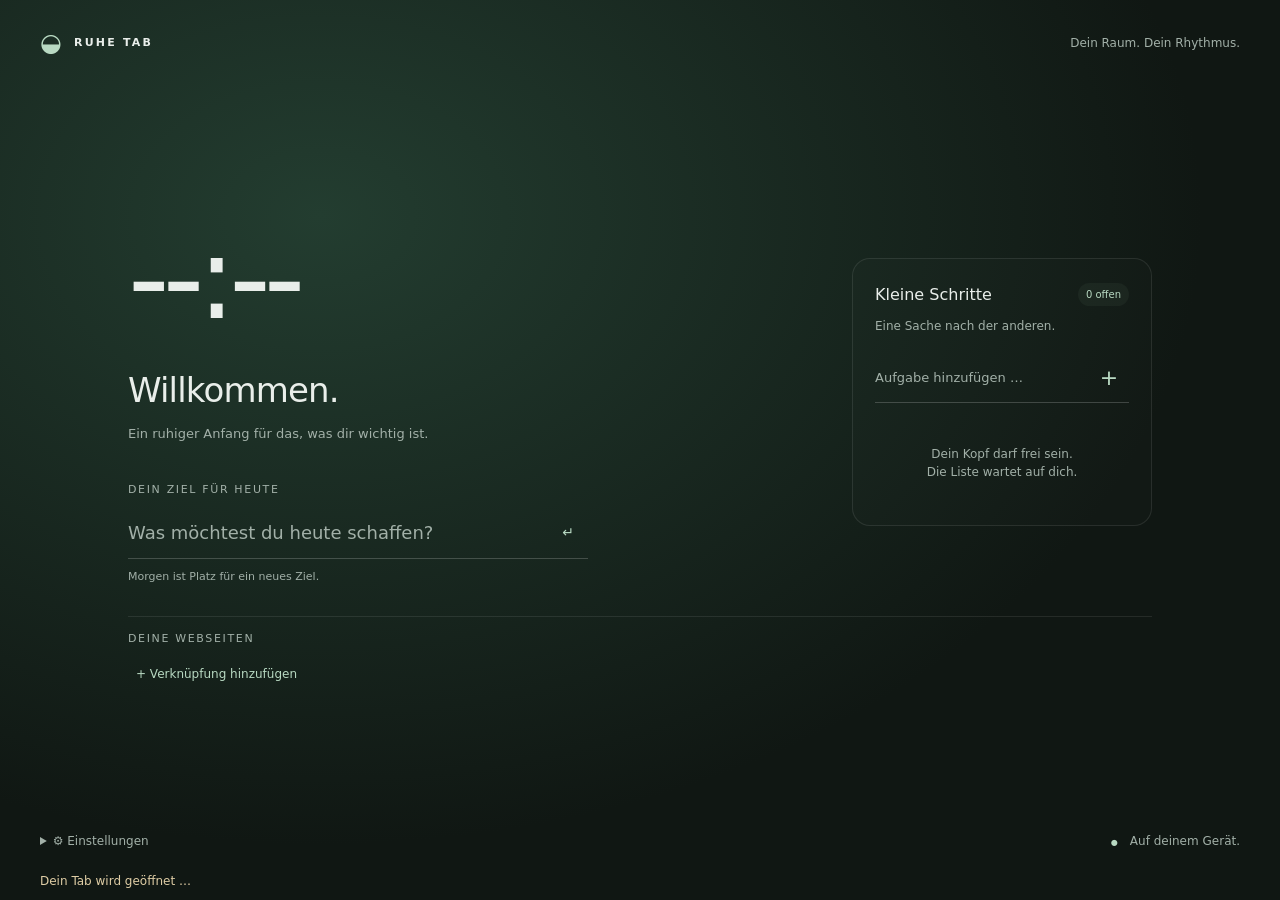
<file: ruhe-tab-firefox/index.html>
<!doctype html>
<html lang="de">
<head>
  <meta charset="utf-8">
  <meta name="viewport" content="width=device-width, initial-scale=1">
  <meta name="color-scheme" content="dark">
  <title>Ruhe Tab</title>
  <link rel="stylesheet" href="style.css">
  <script type="module" src="app.mjs"></script>
</head>
<body>
  <header><span class="brand"><span aria-hidden="true">◒</span> RUHE TAB</span><span class="quiet">Dein Raum. Dein Rhythmus.</span></header>
  <main id="content" inert>
    <section class="today" aria-label="Dein Tag">
      <p id="date" class="eyebrow"></p>
      <time id="clock" aria-label="Aktuelle Uhrzeit">--:--</time>
      <h1 id="greeting">Willkommen.</h1>
      <p class="muted">Ein ruhiger Anfang für das, was dir wichtig ist.</p>
      <section class="goal" aria-labelledby="goal-title">
        <h2 id="goal-title" class="eyebrow">DEIN ZIEL FÜR HEUTE</h2>
        <form id="goal-form" class="line">
          <label for="goal-input" class="sr-only">Tagesziel</label>
          <input id="goal-input" maxlength="160" placeholder="Was möchtest du heute schaffen?" autocomplete="off">
          <button type="submit" title="Tagesziel speichern" aria-label="Tagesziel speichern">↵</button>
        </form>
        <label id="goal-check-label" class="check" hidden><input id="goal-check" type="checkbox"><span>Für heute geschafft</span></label>
        <p class="hint">Morgen ist Platz für ein neues Ziel.</p>
      </section>
    </section>
    <aside class="tasks" aria-labelledby="tasks-title">
      <div class="heading"><h2 id="tasks-title">Kleine Schritte</h2><span id="task-count" class="badge">0 offen</span></div>
      <p class="muted">Eine Sache nach der anderen.</p>
      <form id="task-form" class="line">
        <label for="task-input" class="sr-only">Neue Aufgabe</label>
        <input id="task-input" maxlength="160" required placeholder="Aufgabe hinzufügen …" autocomplete="off">
        <button type="submit" aria-label="Aufgabe hinzufügen">+</button>
      </form>
      <ul id="task-list"></ul>
      <p id="task-empty" class="empty">Dein Kopf darf frei sein.<br>Die Liste wartet auf dich.</p>
      <p id="task-limit" class="hint" hidden>50 Aufgaben – lösche eine, um Platz zu schaffen.</p>
    </aside>
    <section class="websites" aria-labelledby="links-title">
      <div class="heading"><h2 id="links-title" class="eyebrow">DEINE WEBSEITEN</h2><button id="edit-links" type="button" aria-pressed="false" hidden>Bearbeiten</button></div>
      <ul id="link-list"></ul>
      <button id="add-link" type="button">+ Verknüpfung hinzufügen</button>
      <p id="link-limit" class="hint" hidden>Zwölf Verknüpfungen. Unter „Bearbeiten“ kannst du Platz schaffen.</p>
    </section>
  </main>
  <footer id="footer" inert>
    <details id="settings">
      <summary><span aria-hidden="true">⚙</span> Einstellungen</summary>
      <form id="name-form" class="settings-panel">
        <label for="name-input">Wie möchtest du begrüßt werden?</label>
        <div class="line"><input id="name-input" maxlength="40" placeholder="Dein Vorname" autocomplete="off"><button type="submit">Speichern</button></div>
        <p class="hint">Leer speichern entfernt deinen Namen.</p>
      </form>
    </details>
    <span class="privacy"><span aria-hidden="true">●</span> Auf deinem Gerät.</span>
  </footer>
  <p id="status" role="status" aria-live="polite">Dein Tab wird geöffnet …</p>
  <button id="retry" type="button" hidden>Erneut laden</button>
  <dialog id="link-dialog" aria-labelledby="dialog-title">
    <form id="link-form">
      <h2 id="dialog-title">Webseite verknüpfen</h2>
      <label for="link-name">Name</label><input id="link-name" maxlength="32" required placeholder="Zum Beispiel Wikipedia" autocomplete="off">
      <label for="link-url">Webadresse</label><input id="link-url" maxlength="2048" required placeholder="https://de.wikipedia.org" autocomplete="off" spellcheck="false" aria-describedby="link-help link-error">
      <p id="link-help" class="hint">Ohne https:// ergänzen wir es für dich.</p>
      <p id="link-error" role="alert"></p>
      <div class="actions"><button id="cancel-link" type="button">Abbrechen</button><button type="submit">Speichern</button></div>
    </form>
  </dialog>
  <noscript>Ruhe Tab benötigt JavaScript.</noscript>
</body>
</html>
</file>
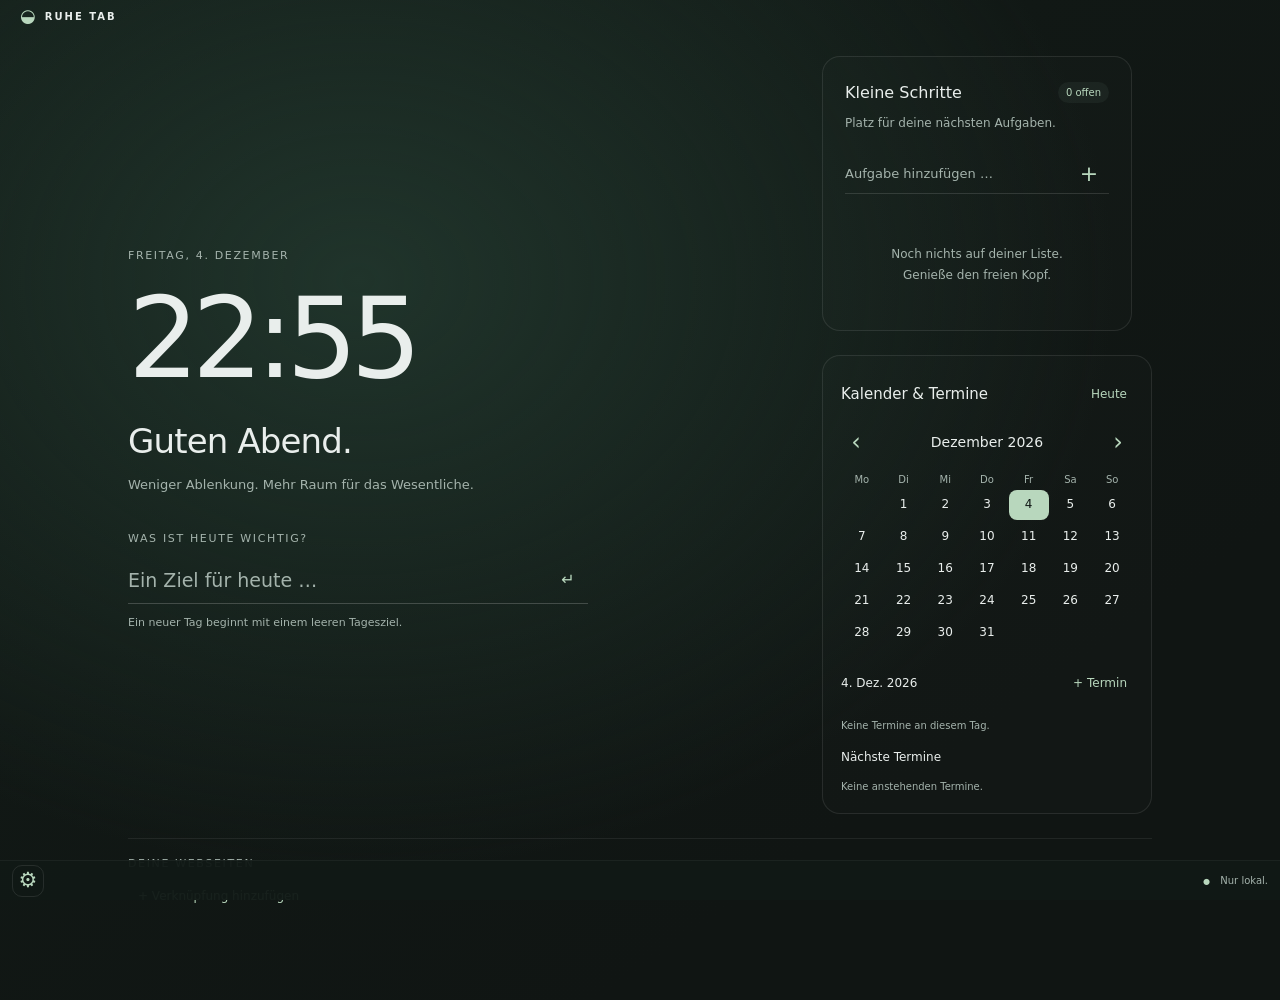
<file: ruhe-tab/newtab.html>
<!doctype html>
<html lang="de">
<head>
  <meta charset="utf-8">
  <meta name="viewport" content="width=device-width, initial-scale=1">
  <meta name="color-scheme" content="dark">
  <title>Ruhe Tab</title>
  <link rel="stylesheet" href="styles.css">
  <script src="newtab.js" defer></script>
  <script src="appearance.js" defer></script>
  <script src="widget-sizes.js" defer></script>
  <script src="widget-layout.js" defer></script>
  <script type="module" src="calendar.mjs"></script>
</head>
<body>
  <header class="topbar"><span class="brand"><span class="brand-mark" aria-hidden="true">◒</span> RUHE TAB</span></header>
  <main>
    <div id="widgets-empty" hidden><p>Alle Widgets sind ausgeblendet.</p><button id="show-widget-settings" type="button">Widgets hinzufügen</button></div>
    <section class="focus" aria-label="Dein Tag">
      <div class="clock-widget" role="group" aria-label="Uhr und Datum">
      <p id="date" class="eyebrow"></p>
      <time id="clock" class="clock" aria-label="Aktuelle Uhrzeit">--:--</time>
      </div>
      <div class="greeting-widget">
      <h1 id="greeting">Willkommen.</h1>
      <p class="subtitle">Weniger Ablenkung. Mehr Raum für das Wesentliche.</p>
      </div>
      <section class="goal-section" aria-labelledby="goal-title">
        <h2 id="goal-title" class="eyebrow">WAS IST HEUTE WICHTIG?</h2>
        <form id="goal-form" class="line-form">
          <label class="sr-only" for="goal-input">Dein Tagesziel</label>
          <input id="goal-input" maxlength="160" placeholder="Ein Ziel für heute …" autocomplete="off">
          <button type="submit" aria-label="Tagesziel speichern" title="Tagesziel speichern">↵</button>
        </form>
        <label id="goal-completion" class="completion" hidden><input id="goal-done" type="checkbox"><span>Für heute geschafft</span></label>
        <p class="hint">Ein neuer Tag beginnt mit einem leeren Tagesziel.</p>
      </section>
    </section>
    <aside class="tasks-panel" aria-labelledby="tasks-title">
      <div class="panel-heading"><h2 id="tasks-title">Kleine Schritte</h2><span id="task-count" class="count">0 offen</span></div>
      <p class="panel-description">Platz für deine nächsten Aufgaben.</p>
      <form id="task-form" class="task-form">
        <label class="sr-only" for="task-input">Neue Aufgabe</label>
        <input id="task-input" maxlength="160" placeholder="Aufgabe hinzufügen …" autocomplete="off" required>
        <button type="submit" aria-label="Aufgabe hinzufügen" title="Aufgabe hinzufügen">+</button>
      </form>
      <ul id="task-list" class="task-list"></ul>
      <p id="empty-tasks" class="empty-state">Noch nichts auf deiner Liste.<br>Genieße den freien Kopf.</p>
      <p id="task-limit" class="hint" hidden>Deine Liste ist voll (50 Aufgaben). Lösche zuerst eine Aufgabe.</p>
    </aside>
    <section class="calendar-widget" aria-labelledby="calendar-title">
      <div class="calendar-heading"><h2 id="calendar-title">Kalender &amp; Termine</h2><button id="calendar-today" type="button">Heute</button></div>
      <div class="calendar-navigation"><button id="calendar-previous" type="button" aria-label="Vorheriger Monat">‹</button><h3 id="calendar-month-title"></h3><button id="calendar-next" type="button" aria-label="Nächster Monat">›</button></div>
      <table class="calendar-month" aria-labelledby="calendar-month-title">
        <thead><tr><th scope="col" abbr="Montag">Mo</th><th scope="col" abbr="Dienstag">Di</th><th scope="col" abbr="Mittwoch">Mi</th><th scope="col" abbr="Donnerstag">Do</th><th scope="col" abbr="Freitag">Fr</th><th scope="col" abbr="Samstag">Sa</th><th scope="col" abbr="Sonntag">So</th></tr></thead>
        <tbody id="calendar-days"></tbody>
      </table>
      <div class="calendar-heading calendar-day-heading"><h3 id="calendar-selected-label"></h3><button id="calendar-add" type="button" aria-label="Termin hinzufügen">+ Termin</button></div>
      <ul id="calendar-day-events" class="calendar-events" aria-labelledby="calendar-selected-label"></ul>
      <p id="calendar-day-empty" class="hint">Keine Termine an diesem Tag.</p>
      <h3 class="calendar-next-title" id="calendar-upcoming-label">Nächste Termine</h3>
      <ul id="calendar-upcoming" class="calendar-events" aria-labelledby="calendar-upcoming-label"></ul>
      <p id="calendar-upcoming-empty" class="hint">Keine anstehenden Termine.</p>
      <p id="calendar-status" class="hint" role="status" aria-live="polite"></p>
    </section>
    <section class="shortcuts" aria-labelledby="shortcuts-title">
      <div class="shortcuts-heading">
        <h2 id="shortcuts-title" class="eyebrow">DEINE WEBSEITEN</h2>
        <button id="edit-shortcuts" type="button" aria-pressed="false" hidden>Bearbeiten</button>
      </div>
      <ul id="shortcut-list" class="shortcut-list"></ul>
      <button id="add-shortcut" class="add-shortcut" type="button">+ Verknüpfung hinzufügen</button>
      <p id="shortcut-limit" class="hint" hidden>12 Verknüpfungen gespeichert. Unter „Bearbeiten“ kannst du Platz schaffen.</p>
    </section>
  </main>
  <dialog id="shortcut-dialog" aria-labelledby="shortcut-dialog-title">
    <form id="shortcut-form">
      <h2 id="shortcut-dialog-title">Webseite verknüpfen</h2>
      <label for="shortcut-name">Name</label>
      <input id="shortcut-name" maxlength="32" placeholder="Zum Beispiel Wikipedia" required autocomplete="off">
      <label for="shortcut-url">Webadresse</label>
      <input id="shortcut-url" maxlength="2048" placeholder="https://de.wikipedia.org" required autocomplete="off" spellcheck="false" aria-describedby="shortcut-help shortcut-error">
      <p id="shortcut-help" class="hint">Ohne https:// ergänzen wir es automatisch. Die Adresse bleibt lokal gespeichert.</p>
      <p id="shortcut-error" role="alert"></p>
      <div class="dialog-actions"><button id="cancel-shortcut" type="button">Abbrechen</button><button type="submit">Speichern</button></div>
    </form>
  </dialog>
  <dialog id="appointment-dialog" aria-labelledby="appointment-dialog-title">
    <form id="appointment-form">
      <h2 id="appointment-dialog-title">Termin hinzufügen</h2>
      <label for="appointment-title">Titel</label><input id="appointment-title" maxlength="120" required autocomplete="off" autofocus>
      <label for="appointment-date">Datum</label><input id="appointment-date" type="date" min="0001-01-01" max="9999-12-31" required>
      <label for="appointment-time">Uhrzeit (optional)</label><input id="appointment-time" type="time">
      <p class="hint">Ohne Uhrzeit ist der Termin ganztägig. Speicherung nur in diesem Browserprofil.</p>
      <p id="appointment-error" role="alert"></p>
      <div class="dialog-actions"><button id="appointment-delete" type="button" hidden>Löschen</button><button id="appointment-cancel" type="button">Abbrechen</button><button id="appointment-save" type="submit">Speichern</button></div>
    </form>
  </dialog>
  <footer>
    <details id="personalization">
      <summary aria-label="Einstellungen" title="Einstellungen öffnen"><span class="settings-gear" aria-hidden="true">⚙&#xFE0E;</span></summary>
      <div class="settings-panel">
      <div class="appearance-heading panel-title"><h2>Einstellungen</h2><button id="close-appearance" type="button" aria-label="Anpassungsfeld schließen">×</button></div>
      <section class="widget-manager" aria-labelledby="widget-manager-title">
        <h3 id="widget-manager-title">Widgets hinzufügen oder ausblenden</h3>
        <p class="hint">Jeden Typ gibt es einmal. Inhalte und Einstellungen bleiben beim Ausblenden erhalten.</p>
        <div class="widget-switches">
          <label><input type="checkbox" id="visible-clock" checked><span>Uhr und Datum</span></label>
          <label><input type="checkbox" id="visible-greeting" checked><span>Begrüßung</span></label>
          <label><input type="checkbox" id="visible-goal" checked><span>Tagesziel</span></label>
          <label><input type="checkbox" id="visible-tasks" checked><span>Aufgabenliste</span></label>
          <label><input type="checkbox" id="visible-links" checked><span>Webseiten-Verknüpfungen</span></label>
          <label><input type="checkbox" id="visible-calendar" checked><span>Kalender und Termine</span></label>
        </div>
      </section>
      <section class="layout-settings" aria-labelledby="layout-title">
        <h3 id="layout-title">Anordnung</h3>
        <button id="edit-widget-layout" type="button" aria-pressed="false">Layout bearbeiten</button>
        <button id="reset-window-sizes" type="button">Standardfenstergrößen wiederherstellen</button>
        <button id="reset-widget-layout" type="button">Standardanordnung wiederherstellen</button>
        <p id="layout-help" class="hint">An der Griffleiste verschieben; an Rändern und Ecken die Fenstergröße ziehen. Schrift bleibt dabei gleich. Pfeiltasten: 10 Pixel, mit Umschalt: 1 Pixel. Escape verwirft einen laufenden Zug. Überlappungen sind möglich.</p>
        <p id="layout-status" class="hint" role="status" aria-live="polite"></p>
      </section>
      <section class="widget-settings" aria-labelledby="widget-size-title">
        <h3 id="widget-size-title">Schriftgröße</h3>
        <p class="hint">Schrift unabhängig von der Fenstergröße einstellen.</p>
        <div class="widget-size-control">
          <div class="size-label"><label for="size-tasks">Aufgabenliste</label><output id="size-tasks-value" for="size-tasks">100 %</output></div>
          <input id="size-tasks" type="range" min="75" max="150" step="5" value="100" aria-describedby="widget-size-help">
        </div>
        <div class="widget-size-control">
          <div class="size-label"><label for="size-greeting">Begrüßung</label><output id="size-greeting-value" for="size-greeting">100 %</output></div>
          <input id="size-greeting" type="range" min="75" max="150" step="5" value="100" aria-describedby="widget-size-help">
        </div>
        <div class="widget-size-control">
          <div class="size-label"><label for="size-clock">Uhr und Datum</label><output id="size-clock-value" for="size-clock">100 %</output></div>
          <input id="size-clock" type="range" min="75" max="150" step="5" value="100" aria-describedby="widget-size-help">
        </div>
        <div class="widget-size-control">
          <div class="size-label"><label for="size-goal">Tagesziel</label><output id="size-goal-value" for="size-goal">100 %</output></div>
          <input id="size-goal" type="range" min="75" max="150" step="5" value="100" aria-describedby="widget-size-help">
        </div>
        <div class="widget-size-control">
          <div class="size-label"><label for="size-links">Webseiten-Verknüpfungen</label><output id="size-links-value" for="size-links">100 %</output></div>
          <input id="size-links" type="range" min="75" max="150" step="5" value="100" aria-describedby="widget-size-help">
        </div>
        <div class="widget-size-control">
          <div class="size-label"><label for="size-calendar">Kalender und Termine</label><output id="size-calendar-value" for="size-calendar">100 %</output></div>
          <input id="size-calendar" type="range" min="75" max="150" step="5" value="100" aria-describedby="widget-size-help">
        </div>
        <p id="widget-size-help" class="hint">75–150 %. Lokal speichern beim Loslassen oder per Pfeiltaste. Breite und Höhe ziehst du im Modus „Layout bearbeiten“ an den Fensterrändern.</p>
        <button id="reset-widget-sizes" type="button">Standardschriftgrößen wiederherstellen</button>
        <p id="widget-size-status" class="hint" role="status" aria-live="polite"></p>
      </section>
      <section aria-labelledby="background-title">
        <h3 id="background-title">Farbschema und Hintergrund</h3>
        <p class="hint">Dunkle Farbschemen – vollständig lokal.</p>
        <div class="background-presets" role="group" aria-label="Farbschema auswählen">
          <button type="button" data-background="forest" aria-pressed="true">Wald</button>
          <button type="button" data-background="night" aria-pressed="false">Nacht</button>
          <button type="button" data-background="slate" aria-pressed="false">Schiefer</button>
          <button type="button" data-background="ocean" aria-pressed="false">Ozean</button>
          <button type="button" data-background="lavender" aria-pressed="false">Lavendel</button>
          <button type="button" data-background="ember" aria-pressed="false">Abendrot</button>
          <button type="button" data-background="sand" aria-pressed="false">Sand</button>
          <button type="button" data-background="rose" aria-pressed="false">Rosenquarz</button>
          <button type="button" data-background="graphite" aria-pressed="false">Graphit</button>
        </div>
        <label class="image-label" for="background-file">Eigenes Bild auswählen</label>
        <input id="background-file" type="file" accept="image/jpeg,image/png,image/webp" aria-describedby="background-help">
        <p id="background-help" class="hint">JPG, PNG oder WebP bis 10 MB. Wird einmalig auf höchstens 2560 × 1440 Pixel verkleinert und bleibt auf deinem Gerät.</p>
        <p id="appearance-status" class="hint" role="status" aria-live="polite"></p>
      </section>
      <form id="name-form" class="name-form">
        <label for="name-input">Wie möchtest du begrüßt werden?</label>
        <div class="line-form"><input id="name-input" maxlength="40" placeholder="Dein Vorname" autocomplete="off"><button type="submit">Speichern</button></div>
        <p class="hint">Leer speichern entfernt deinen Namen.</p>
      </form>
      </div>
    </details>
    <span id="layout-feedback" class="layout-feedback" role="status" aria-live="polite" hidden></span>
    <button id="finish-widget-layout" type="button" hidden>Layout fertig</button>
    <span class="privacy-note"><span aria-hidden="true">●</span> Nur lokal.</span>
  </footer>
  <p id="status" class="status" role="status" aria-live="polite"></p>
  <noscript>Bitte aktiviere JavaScript, um Ruhe Tab zu verwenden.</noscript>
</body>
</html>
</file>
<file: ruhe-tab-firefox/style.css>
*{box-sizing:border-box} :root{color-scheme:dark;--bg:#111b17;--text:#e9eeea;--muted:#a2b0a8;--accent:#b8d9c2;font:14px/1.5 system-ui,-apple-system,"Segoe UI",sans-serif;color:var(--text);background:var(--bg)}
body{margin:0;min-height:100vh;display:flex;flex-direction:column;background:radial-gradient(ellipse at 25% 24%,#233d30,transparent 65%),#101713}
button,input{font:inherit}button,summary,input[type=checkbox]{cursor:pointer}button{border:0;border-radius:8px;min-width:40px;min-height:38px;padding:8px;color:var(--accent);background:transparent}button:hover{background:#ffffff0c}button:disabled,input:disabled{opacity:.5;cursor:default}input:not([type=checkbox]){width:100%;min-width:0;color:inherit;background:none;border:0;padding:12px 0}input::placeholder{color:var(--muted)}input[type=checkbox]{width:18px;height:18px;flex-shrink:0;accent-color:var(--accent)}:focus-visible{outline:2px solid var(--accent);outline-offset:3px}input:not([type=checkbox]):focus-visible{outline-offset:0;border-radius:3px}
header,footer{display:flex;justify-content:space-between;align-items:center;gap:16px;padding:24px 40px}.brand{font-size:11px;font-weight:600;letter-spacing:.2em;display:flex;align-items:center;gap:10px}.brand span{font-size:25px;color:var(--accent)}.quiet,.privacy{font-size:12px;color:var(--muted)}
main{width:min(1120px,100%);margin:auto;padding:24px 48px 32px;display:grid;grid-template-columns:minmax(0,1fr) 300px;column-gap:64px;row-gap:30px;align-items:center}.eyebrow{font-weight:500;font-size:11px;letter-spacing:.15em;color:var(--muted);text-transform:uppercase}#clock{display:block;font-size:clamp(80px,9vw,118px);font-weight:250;letter-spacing:-.06em;line-height:1.2;font-variant-numeric:tabular-nums;margin:10px 0 18px}h1{font-size:clamp(26px,3vw,34px);font-weight:400;letter-spacing:-.025em;margin:0 0 8px;overflow-wrap:anywhere}.muted{font-size:13px;color:var(--muted);margin:6px 0}.goal{margin-top:38px;max-width:460px}.line{display:flex;gap:10px;align-items:center;border-bottom:1px solid #ffffff30}.line input{flex:1}.goal .line input{font-size:18px}.completed{text-decoration:line-through;color:var(--muted)!important}.check{display:flex;align-items:center;gap:8px;margin-top:14px;color:var(--accent);font-size:12px}.hint{font-size:11px;color:var(--muted);margin:10px 0 0}.tasks{padding:24px 22px;border:1px solid #ffffff17;border-radius:18px;background:#ffffff03}.heading{display:flex;justify-content:space-between;align-items:center;gap:12px}.heading h2{margin:0;font-size:16px;font-weight:500}.heading h2.eyebrow{font-size:11px}.badge{padding:4px 8px;border-radius:20px;background:#b8d9c20c;font-size:10px;color:var(--accent);white-space:nowrap}.tasks .muted{font-size:12px;margin:10px 0 18px}.tasks .line{font-size:13px}.tasks .line button{font-size:22px}ul{list-style:none;padding:0}#task-list{margin:12px 0 0;max-height:330px;overflow-y:auto}#task-list li{display:flex;align-items:center;border-bottom:1px solid #ffffff0a}#task-list label{display:flex;align-items:center;gap:10px;min-width:0;flex:1;padding:12px 0;cursor:pointer}#task-list label span{overflow-wrap:anywhere;font-size:13px}#task-list input:checked+span{text-decoration:line-through;color:var(--muted)}#task-list button{min-width:30px;font-size:20px;color:var(--muted)}.empty{font-size:12px;color:var(--muted);text-align:center;padding:18px 0 8px}
.websites{grid-column:1/-1;border-top:1px solid #ffffff16;padding-top:14px}.websites button{font-size:12px}.websites button[aria-pressed=true]{background:#b8d9c212}#link-list{display:grid;grid-template-columns:repeat(6,minmax(0,1fr));gap:10px;margin:14px 0 4px}#link-list:empty{margin:4px 0}#link-list li{position:relative;min-width:0}#link-list a{display:flex;flex-direction:column;align-items:center;gap:8px;padding:12px 8px;color:inherit;text-decoration:none;border-radius:12px;font-size:12px}#link-list a:hover{background:#ffffff08}.link-icon{display:grid;place-items:center;width:42px;height:42px;border:1px solid #b8d9c220;border-radius:14px;background:#b8d9c20d;color:var(--accent);font-size:18px}.link-label{max-width:100%;overflow:hidden;text-overflow:ellipsis;white-space:nowrap}.remove-link{position:absolute;right:0;top:0;background:#2b3c31;min-width:30px;min-height:30px;font-size:20px!important;padding:2px}
footer{padding-block:8px}details{position:relative}summary{font-size:12px;color:var(--muted);padding:10px 0;min-height:38px}.settings-panel{position:absolute;bottom:calc(100% + 8px);left:0;z-index:2;width:min(330px,calc(100vw - 48px));padding:20px;background:#1a2920;border:1px solid #ffffff25;border-radius:12px;box-shadow:0 10px 35px #0005}.settings-panel label{font-size:12px;color:var(--muted)}.settings-panel button{font-size:12px}.privacy{white-space:nowrap}.privacy span{font-size:8px;color:var(--accent);margin-right:8px}#status{font-size:12px;color:#dfcda5;margin:0;padding:4px 40px 10px}#status:empty{display:none}#retry{align-self:flex-start;margin:0 40px 16px}
dialog{width:min(420px,calc(100vw - 32px));max-height:calc(100vh - 32px);overflow-y:auto;padding:26px;border:1px solid #ffffff25;border-radius:16px;background:#1a2920;color:inherit}dialog::backdrop{background:#0009}dialog h2{font-size:20px;font-weight:500;margin:0 0 22px}dialog label{display:block;font-size:12px;color:var(--muted);margin-top:16px}dialog input{border-bottom:1px solid #ffffff30!important}.actions{display:flex;justify-content:flex-end;gap:10px;margin-top:22px}.actions button{padding-inline:12px}.actions button[type=submit]{background:#b8d9c215}#link-error{color:#f1b9ad;font-size:12px}#link-error:empty{display:none}.sr-only{position:absolute;width:1px;height:1px;padding:0;margin:-1px;overflow:hidden;clip-path:inset(50%);white-space:nowrap}[hidden]{display:none!important}
@media(max-width:800px){main{padding-inline:28px;column-gap:32px;grid-template-columns:minmax(0,1fr) 270px}header,footer{padding-inline:28px}#link-list{grid-template-columns:repeat(4,minmax(0,1fr))}}
@media(max-width:640px){main{grid-template-columns:1fr;padding:24px;gap:30px}header,footer{padding-inline:24px}.quiet{display:none}#clock{font-size:90px}.goal{margin-top:28px;max-width:none}#link-list{grid-template-columns:repeat(3,minmax(0,1fr))}footer{flex-wrap:wrap}#status{padding-inline:24px}}
</file>
<file: ruhe-tab/styles.css>
* { box-sizing: border-box; }
:root { color-scheme: dark; font-family: system-ui, -apple-system, BlinkMacSystemFont, "Segoe UI", sans-serif; color: #e9eeec; background: #101715; --muted: #a4b3ac; --accent: #b8d7bd; --accent-rgb: 184 215 189; --surface: #1a251f; --footer-bg: #111a16f5; --handle-bg: #1a2925; --handle-active: #2a4034; --layout-bg: #10171399; }
body { margin: 0; min-height: 100vh; background: var(--scheme-background, radial-gradient(ellipse at 28% 28%, #20342b 0%, transparent 58%), linear-gradient(145deg, #121b17, #101513 75%)); display: flex; flex-direction: column; }
button, input { font: inherit; }
button, summary, input[type="checkbox"] { cursor: pointer; }
button { border: 0; background: transparent; color: var(--accent); border-radius: 8px; min-width: 40px; min-height: 40px; }
button:hover { background: #ffffff0e; }
input { color: inherit; min-width: 0; }
input::placeholder { color: var(--muted); }
input:not([type="checkbox"]) { width: 100%; background: transparent; border: 0; padding: 12px 0; outline: none; }
input[type="checkbox"] { width: 18px; height: 18px; flex-shrink: 0; accent-color: var(--accent); }
:focus-visible { outline: 2px solid var(--accent); outline-offset: 4px; }
input:not([type="checkbox"]):focus-visible { outline: 2px solid var(--accent); outline-offset: 3px; border-radius: 3px; }
.topbar, footer { display: flex; align-items: center; justify-content: space-between; gap: 10px; }
.topbar { height: 32px; flex: 0 0 32px; padding: 0 20px; }
.brand { display: flex; align-items: center; gap: 7px; font-size: 10px; font-weight: 600; letter-spacing: .2em; }
.brand-mark { font-size: 18px; color: var(--accent); line-height: 1; }
.local-note, .privacy-note { font-size: 12px; color: var(--muted); }
main { width: min(1120px, 100%); margin: auto; padding: 52px 48px 80px; display: grid; grid-template-columns: minmax(0, 1fr) 310px; gap: 80px; align-items: center; }
.eyebrow { font-size: 11px; letter-spacing: .15em; font-weight: 500; color: var(--muted); text-transform: uppercase; }
.clock { display: block; font-size: clamp(76px, 10vw, 132px); font-weight: 250; letter-spacing: -.065em; line-height: 1.15; font-variant-numeric: tabular-nums; margin: 18px 0 26px; }
h1 { font-size: clamp(25px, 3vw, 34px); font-weight: 400; letter-spacing: -.025em; margin: 0 0 12px; overflow-wrap: anywhere; }
.subtitle, .panel-description, .hint, .empty-state { color: var(--muted); font-size: 13px; line-height: 1.7; }
.goal-section { margin-top: 56px; max-width: 460px; }
.goal-section h2 { margin-bottom: 12px; }
.line-form { display: flex; align-items: center; gap: 12px; border-bottom: 1px solid #ffffff30; }
#goal-input { font-size: 19px; }
#goal-input.done { text-decoration: line-through; color: var(--muted); }
.completion { display: flex; align-items: center; gap: 9px; margin-top: 16px; font-size: 12px; color: var(--accent); }
.hint { font-size: 11px; margin: 10px 0 0; }
.tasks-panel { border: 1px solid #ffffff17; border-radius: 18px; padding: 25px 22px; background: #ffffff03; }
.panel-heading { display: flex; align-items: center; justify-content: space-between; gap: 10px; }
.panel-heading h2 { font-size: 16px; font-weight: 500; margin: 0; }
.count { color: var(--accent); font-size: 10px; padding: 5px 8px; background: rgb(var(--accent-rgb) / .055); border-radius: 20px; white-space: nowrap; }
.panel-description { font-size: 12px; margin: 10px 0 20px; }
.task-form { display: flex; align-items: center; gap: 8px; border-bottom: 1px solid #ffffff20; font-size: 13px; }
.task-form button { font-size: 22px; }
.task-list { list-style: none; padding: 0; margin: 14px 0 0; max-height: 340px; overflow-y: auto; }
.task-list li { display: flex; align-items: center; gap: 6px; border-bottom: 1px solid #ffffff0a; }
.task-list label { flex: 1; display: flex; align-items: center; gap: 10px; padding: 12px 0; min-width: 0; cursor: pointer; }
.task-list label span { overflow-wrap: anywhere; font-size: 13px; line-height: 1.5; }
.task-list input:checked + span { text-decoration: line-through; color: var(--muted); }
.task-list button { min-width: 30px; color: var(--muted); font-size: 20px; }
.empty-state { padding: 24px 0 8px; text-align: center; font-size: 12px; }
footer { align-items: flex-end; }
footer details { max-width: 330px; width: 100%; }
summary { font-size: 12px; color: var(--muted); width: fit-content; }
.name-form { margin-top: 16px; font-size: 12px; }
.name-form label { color: var(--muted); }
.name-form button { font-size: 12px; padding: 0 10px; }
.privacy-note { white-space: nowrap; font-size: 10px; }
.privacy-note span { color: var(--accent); font-size: 8px; margin-right: 7px; }
.status { margin: 0; padding: 0 48px 12px; font-size: 12px; color: #d6c99e; }
.status:empty { display: none; }
.sr-only { position: absolute; width: 1px; height: 1px; padding: 0; margin: -1px; overflow: hidden; clip-path: inset(50%); white-space: nowrap; }
[hidden] { display: none !important; }
@media (max-width: 800px) { main { gap: 40px; grid-template-columns: minmax(0, 1fr) 280px; padding-inline: 28px; }  }
@media (max-width: 640px) { main { grid-template-columns: 1fr; padding: 30px 24px 44px; gap: 38px; }  .local-note { display: none; } .goal-section { margin-top: 32px; max-width: none; } .clock { font-size: 90px; }  .status { padding-inline: 24px; } }

/* Compact controls: the settings panel opens above the footer without moving the page. */
footer { height: 40px; padding: 3px 12px; position: relative; }
footer details { position: relative; max-width: none; width: auto; }
footer summary { display: grid; place-items: center; width: 32px; height: 32px; min-height: 32px; }
.settings-gear { font-size: 21px; line-height: 1; }
footer .settings-panel { position: absolute; bottom: calc(100% + 8px); left: 0; width: min(360px, calc(100vw - 24px)); padding: 20px; margin: 0; background: var(--surface); border: 1px solid #ffffff25; border-radius: 12px; z-index: 2; box-shadow: 0 10px 35px #0005; }
main { row-gap: 24px; padding-block: 24px 32px; }
.clock { font-size: clamp(76px, 9vw, 112px); margin: 12px 0 18px; }
.goal-section { margin-top: 36px; }
.shortcuts { grid-column: 1 / -1; border-top: 1px solid #ffffff12; padding-top: 18px; }
.shortcuts-heading { display: flex; justify-content: space-between; align-items: center; gap: 12px; }
.shortcuts-heading h2 { margin: 0; }
.shortcuts-heading button, .add-shortcut { font-size: 12px; padding: 8px 10px; }
.shortcuts-heading button[aria-pressed="true"] { background: rgb(var(--accent-rgb) / .07); }
.shortcut-list { display: grid; grid-template-columns: repeat(6, minmax(0, 1fr)); gap: 12px; list-style: none; padding: 0; margin: 14px 0 4px; }
.shortcut-list:empty { margin: 6px 0 0; }
.shortcut-list li { position: relative; min-width: 0; }
.shortcut-list a { display: flex; flex-direction: column; align-items: center; gap: 10px; padding: 14px 8px; text-decoration: none; color: inherit; border-radius: 12px; font-size: 12px; }
.shortcut-list a:hover { background: #ffffff08; }
.shortcut-icon { display: grid; place-items: center; width: 42px; height: 42px; background: rgb(var(--accent-rgb) / .05); border: 1px solid rgb(var(--accent-rgb) / .125); border-radius: 14px; color: var(--accent); font-size: 18px; }
.shortcut-label { max-width: 100%; overflow: hidden; text-overflow: ellipsis; white-space: nowrap; }
.shortcut-remove { position: absolute; top: 0; right: 0; min-width: 30px; min-height: 30px; font-size: 20px; background: var(--handle-active); }
dialog { width: min(420px, calc(100vw - 32px)); padding: 26px; border: 1px solid #ffffff25; border-radius: 16px; background: var(--surface); color: inherit; max-height: calc(100vh - 32px); overflow-y: auto; }
dialog::backdrop { background: #0009; }
dialog h2 { font-size: 20px; font-weight: 500; margin: 0 0 22px; }
dialog label { display: block; font-size: 12px; color: var(--muted); margin-top: 16px; }
dialog input { border-bottom: 1px solid #ffffff30 !important; font-size: 14px; }
.dialog-actions { display: flex; justify-content: flex-end; gap: 10px; margin-top: 22px; }
.dialog-actions button { padding-inline: 12px; font-size: 13px; }
.dialog-actions button[type="submit"] { background: rgb(var(--accent-rgb) / .08); }
#shortcut-error { color: #efb6a9; font-size: 12px; line-height: 1.5; }
#shortcut-error:empty { display: none; }
@media (max-width: 800px) { .shortcut-list { grid-template-columns: repeat(4, minmax(0, 1fr)); } }
@media (max-width: 640px) { .shortcut-list { grid-template-columns: repeat(3, minmax(0, 1fr)); gap: 6px; } }

/* A permanent entry point to local new-tab customization. */
body { padding-bottom: 52px; isolation: isolate; }
footer { position: fixed; inset: auto 0 0; z-index: 4; background: var(--footer-bg); border-top: 1px solid #ffffff0c; align-items: center; }
footer summary { list-style: none; padding: 0; border: 1px solid #ffffff18; border-radius: 10px; color: var(--accent); }
footer summary::-webkit-details-marker { display: none; }
footer summary:hover, footer details[open] summary { background: #ffffff0b; }
footer .settings-panel { max-height: calc(100vh - 60px); max-height: calc(100dvh - 60px); overflow-y: auto; overscroll-behavior: contain; }
footer .name-form { position: static; width: auto; padding: 18px 0 0; margin: 18px 0 0; border-top: 1px solid #ffffff20; }
.appearance-heading { display: flex; align-items: center; justify-content: space-between; gap: 12px; }
.appearance-heading h2 { font-size: 16px; font-weight: 500; margin: 0; }
.appearance-heading button { font-size: 23px; min-height: 32px; min-width: 32px; }
.background-presets { display: grid; grid-template-columns: repeat(3, minmax(0, 1fr)); gap: 8px; margin: 12px 0 18px; }
.background-presets button { display: flex; flex-direction: column; align-items: stretch; gap: 7px; min-width: 0; font-size: 11px; padding: 7px; border: 1px solid #ffffff22; }
.background-presets button::before { content: ""; display: block; height: 24px; border-radius: 5px; background: var(--scheme-background); border: 1px solid #ffffff12; }
.background-presets button[aria-pressed="true"] { border-color: var(--accent); background: rgb(var(--accent-rgb) / .07); }
.image-label { display: block; font-size: 12px; color: var(--accent); }
#background-file { display: block; width: 100%; font-size: 11px; padding: 10px 0; }
#background-file::file-selector-button { background: #ffffff0b; color: #e9eeec; border: 1px solid #ffffff25; border-radius: 6px; padding: 7px; margin-right: 8px; cursor: pointer; }
#appearance-status { min-height: 17px; }
/* One CSS gradient per scheme, shared by its page and local preview swatch. */
[data-background="forest"] { --scheme-background: radial-gradient(ellipse at 28% 28%, #20342b 0%, transparent 58%), linear-gradient(145deg, #121b17, #101513 75%); }
body[data-background="forest"] { --accent: #b8d7bd; --accent-rgb: 184 215 189; --muted: #a4b3ac; --surface: #1a251f; --footer-bg: #111a16f5; --handle-bg: #1a2925; --handle-active: #2a4034; --layout-bg: #10171399; }
[data-background="night"] { --scheme-background: radial-gradient(ellipse at 28% 28%, #1d2b4b, transparent 65%), #0e1320; }
body[data-background="night"] { --accent: #adc5ef; --accent-rgb: 173 197 239; --muted: #a5afc2; --surface: #182132; --footer-bg: #0e1421f5; --handle-bg: #1c2940; --handle-active: #2b4063; --layout-bg: #0e1420b3; }
[data-background="slate"] { --scheme-background: radial-gradient(ellipse at 28% 28%, #333940, transparent 65%), #14181c; }
body[data-background="slate"] { --accent: #c4ccd5; --accent-rgb: 196 204 213; --muted: #aeb7c0; --surface: #232930; --footer-bg: #14181cf5; --handle-bg: #293139; --handle-active: #3d4854; --layout-bg: #14181cb3; }
[data-background="ocean"] { --scheme-background: radial-gradient(ellipse at 28% 28%, #133d45, transparent 65%), #0b191e; }
body[data-background="ocean"] { --accent: #91d6dc; --accent-rgb: 145 214 220; --muted: #9bb8bc; --surface: #152c32; --footer-bg: #0b1b20f5; --handle-bg: #19343a; --handle-active: #28505a; --layout-bg: #0b191eb3; }
[data-background="lavender"] { --scheme-background: radial-gradient(ellipse at 28% 28%, #36304f, transparent 65%), #171321; }
body[data-background="lavender"] { --accent: #c9b7ef; --accent-rgb: 201 183 239; --muted: #b4acc7; --surface: #262034; --footer-bg: #171321f5; --handle-bg: #2e2740; --handle-active: #483a61; --layout-bg: #171321b3; }
[data-background="ember"] { --scheme-background: radial-gradient(ellipse at 28% 28%, #4a2a24, transparent 65%), #211411; }
body[data-background="ember"] { --accent: #edb99d; --accent-rgb: 237 185 157; --muted: #c2aaa0; --surface: #31221c; --footer-bg: #211411f5; --handle-bg: #3b2922; --handle-active: #55392e; --layout-bg: #211411b3; }
[data-background="sand"] { --scheme-background: radial-gradient(ellipse at 28% 28%, #3e3527, transparent 65%), #1d1912; }
body[data-background="sand"] { --accent: #dfcc9e; --accent-rgb: 223 204 158; --muted: #bdb3a0; --surface: #2c271c; --footer-bg: #1d1912f5; --handle-bg: #342f23; --handle-active: #4c4432; --layout-bg: #1d1912b3; }
[data-background="rose"] { --scheme-background: radial-gradient(ellipse at 28% 28%, #452b38, transparent 65%), #20141b; }
body[data-background="rose"] { --accent: #e5b5cb; --accent-rgb: 229 181 203; --muted: #c0a6b3; --surface: #2f2029; --footer-bg: #20141bf5; --handle-bg: #392530; --handle-active: #533747; --layout-bg: #20141bb3; }
[data-background="graphite"] { --scheme-background: radial-gradient(ellipse at 28% 28%, #292a2c, transparent 65%), #111213; }
body[data-background="graphite"] { --accent: #d1d3d5; --accent-rgb: 209 211 213; --muted: #acafb2; --surface: #222426; --footer-bg: #111213f5; --handle-bg: #2a2c2f; --handle-active: #3c3f44; --layout-bg: #111213b3; }
body[data-background="image"]::before { content: ""; position: fixed; inset: 0; z-index: -1; pointer-events: none; background-image: linear-gradient(#0009, #000b), var(--user-image); background-size: cover; background-position: center; }
@media (max-width: 480px) { footer .privacy-note { display: none; } }

/* Independent widget sizes. Values are bounded and set only by widget-sizes.js. */
:root { --tasks-scale: 1; --greeting-scale: 1; --clock-scale: 1; --goal-scale: 1; --links-scale: 1; }
main { grid-template-columns: minmax(0, 1fr) calc(310px * var(--tasks-scale)); }
.focus { min-width: 0; container-type: inline-size; }
.clock-widget, .greeting-widget { max-width: 100%; }
.clock-widget .eyebrow { font-size: calc(11px * var(--clock-font-scale, 1)); }
.clock { font-size: calc(clamp(76px, 9vw, 112px) * var(--clock-font-scale, 1)); margin: calc(12px * var(--clock-scale)) 0 calc(18px * var(--clock-scale)); }
.greeting-widget { width: calc(520px * var(--greeting-scale)); }
.greeting-widget h1 { font-size: calc(clamp(25px, 3vw, 34px) * var(--greeting-font-scale, 1)); }
.greeting-widget .subtitle { font-size: calc(13px * var(--greeting-font-scale, 1)); }
.goal-section { width: calc(460px * var(--goal-scale)); max-width: 100%; }
.goal-section .eyebrow { font-size: calc(11px * var(--goal-font-scale, 1)); }
#goal-input { font-size: calc(19px * var(--goal-font-scale, 1)); padding-block: calc(12px * var(--goal-scale)); }
.goal-section .line-form button { font-size: calc(16px * var(--goal-font-scale, 1)); }
.goal-section .completion { font-size: calc(12px * var(--goal-font-scale, 1)); gap: calc(9px * var(--goal-scale)); }
.goal-section .hint { font-size: calc(11px * var(--goal-font-scale, 1)); }
.tasks-panel { min-width: 0; padding: calc(25px * var(--tasks-scale)) calc(22px * var(--tasks-scale)); }
.tasks-panel .panel-heading h2 { font-size: calc(16px * var(--tasks-font-scale, 1)); }
.tasks-panel .count { font-size: calc(10px * var(--tasks-font-scale, 1)); padding: calc(5px * var(--tasks-scale)) calc(8px * var(--tasks-scale)); }
.tasks-panel .panel-description, .tasks-panel .empty-state { font-size: calc(12px * var(--tasks-font-scale, 1)); }
.tasks-panel .task-form, .tasks-panel .task-list label span { font-size: calc(13px * var(--tasks-font-scale, 1)); }
.tasks-panel .task-form input { padding-block: calc(12px * var(--tasks-scale)); }
.tasks-panel .task-form button { font-size: calc(22px * var(--tasks-font-scale, 1)); }
.tasks-panel .task-list { max-height: calc(340px * var(--tasks-scale)); }
.tasks-panel .task-list label { padding-block: calc(12px * var(--tasks-scale)); gap: calc(10px * var(--tasks-scale)); }
.tasks-panel .task-list button { font-size: calc(20px * var(--tasks-font-scale, 1)); }
.tasks-panel input[type="checkbox"] { width: max(18px, calc(18px * var(--tasks-scale))); height: max(18px, calc(18px * var(--tasks-scale))); }
.goal-section input[type="checkbox"] { width: max(18px, calc(18px * var(--goal-scale))); height: max(18px, calc(18px * var(--goal-scale))); }
.tasks-panel .hint { font-size: calc(11px * var(--tasks-font-scale, 1)); }
.shortcut-list { grid-template-columns: repeat(auto-fill, minmax(min(100%, calc(clamp(80px, 22vw, 140px) * var(--links-scale))), 1fr)); gap: calc(12px * var(--links-scale)); }
.shortcut-list a { font-size: calc(12px * var(--links-font-scale, 1)); padding: calc(14px * var(--links-scale)) calc(8px * var(--links-scale)); gap: calc(10px * var(--links-scale)); }
.shortcut-icon { width: calc(42px * var(--links-scale)); height: calc(42px * var(--links-scale)); font-size: calc(18px * var(--links-font-scale, 1)); border-radius: calc(14px * var(--links-scale)); }
.shortcuts-heading .eyebrow { font-size: calc(11px * var(--links-font-scale, 1)); }
.shortcuts-heading button, .add-shortcut { font-size: calc(12px * var(--links-font-scale, 1)); }
.shortcuts .hint { font-size: calc(11px * var(--links-font-scale, 1)); }
.settings-panel h3 { font-size: 14px; font-weight: 500; margin: 0 0 8px; }
.panel-title { margin-bottom: 16px; }
.widget-settings { border-bottom: 1px solid #ffffff20; padding-bottom: 18px; margin-bottom: 18px; }
.widget-size-control { margin-top: 12px; }
.size-label { display: flex; align-items: baseline; justify-content: space-between; gap: 8px; font-size: 12px; }
.size-label output { color: var(--accent); font-variant-numeric: tabular-nums; min-width: 42px; text-align: right; }
input[type="range"] { display: block; width: 100%; padding: 0; margin: 4px 0 0; height: 28px; accent-color: var(--accent); cursor: pointer; }
#reset-widget-sizes { font-size: 12px; margin-top: 10px; text-align: left; padding-inline: 0; }
#widget-size-status:empty { display: none; }
@media (max-width: 1000px) { main { grid-template-columns: minmax(0, 1fr); } .tasks-panel { width: min(100%, calc(310px * var(--tasks-scale))); } }
@media (max-width: 640px) { .clock { font-size: calc(90px * var(--clock-font-scale, 1)); } }

/* Free layout is opt-in. Frames reserve a handle slot so leaving edit mode does not move content. */
.layout-settings { padding-bottom: 18px; margin-bottom: 18px; border-bottom: 1px solid #ffffff20; }
.layout-settings button { display: block; font-size: 12px; text-align: left; padding-inline: 0; }
#layout-status:empty { display: none; }
#finish-widget-layout { min-height: 30px; font-size: 11px; border: 1px solid rgb(var(--accent-rgb) / .4); border-radius: 20px; padding-inline: 12px; margin-right: auto; }
body.layout-free { overflow: hidden; }
body.layout-free main { position: fixed; top: var(--layout-top); left: var(--layout-left); width: var(--layout-width); height: var(--layout-height); margin: 0; padding: 0; max-width: none; display: block; z-index: 1; }
body.layout-free .focus { display: none; }
.layout-frame { position: absolute; display: flex; flex-direction: column; max-width: 100%; max-height: 100%; min-width: 0; z-index: 0; }
.layout-frame[data-widget="clock"] { width: calc(360px * var(--clock-scale)); }
.layout-frame[data-widget="greeting"] { width: calc(520px * var(--greeting-scale)); }
.layout-frame[data-widget="goal"] { width: calc(460px * var(--goal-scale)); }
.layout-frame[data-widget="tasks"] { width: calc(310px * var(--tasks-scale)); }
.layout-frame[data-widget="links"] { width: calc(600px * var(--links-scale)); }
.layout-free .layout-frame > :not(.layout-handle) { width: 100%; max-width: 100%; min-width: 0; min-height: 0; overflow: auto; flex: 0 1 auto; scrollbar-width: thin; }
.layout-free .layout-frame > .goal-section { margin-top: 0; }
.layout-free .layout-frame > .clock-widget { container-type: inline-size; }
.layout-handle { flex: 0 0 30px; width: 100%; min-height: 30px; height: 30px; padding: 4px 8px; margin-bottom: 2px; text-align: left; font-size: 11px; color: var(--accent); background: var(--handle-bg); border-radius: 7px; cursor: grab; touch-action: none; user-select: none; visibility: hidden; }
.layout-editing .layout-handle { visibility: visible; }
.layout-editing .layout-frame { outline: 1px dashed rgb(var(--accent-rgb) / .33); outline-offset: -1px; border-radius: 8px; background: var(--layout-bg); }
.layout-frame.is-dragging { outline-color: var(--accent); }
.layout-frame.is-dragging .layout-handle { cursor: grabbing; background: var(--handle-active); }
@media (max-width: 700px) { footer:has(#finish-widget-layout:not([hidden])) .privacy-note { display: none; } }

.layout-feedback { position: absolute; bottom: calc(100% + 8px); left: 12px; max-width: min(520px, calc(100vw - 24px)); font-size: 12px; line-height: 1.5; color: #ead3a1; background: #1c2921; border: 1px solid #ead3a155; border-radius: 9px; padding: 10px 14px; }
footer:has(details[open]) .layout-feedback { display: none; }

/* Local calendar shares the existing size and free-layout controls. */
:root { --calendar-scale: 1; }
body:not(.layout-free) .focus { grid-row: 1 / span 2; }
body:not(.layout-free) .tasks-panel { grid-column: 2; grid-row: 1; }
body:not(.layout-free) .calendar-widget { grid-column: 2; grid-row: 2; width: 100%; }
body:not(.layout-free) .shortcuts { grid-row: 3; }
.calendar-widget { min-width: 0; border: 1px solid #ffffff17; border-radius: 18px; padding: calc(18px * var(--calendar-scale)); background: #ffffff03; }
.calendar-heading, .calendar-navigation { display: flex; align-items: center; justify-content: space-between; gap: 8px; }
.calendar-widget h2 { font-size: calc(15px * var(--calendar-font-scale, 1)); font-weight: 500; margin: 0; }
.calendar-widget h3 { font-size: calc(12px * var(--calendar-font-scale, 1)); font-weight: 500; margin: 0; }
.calendar-widget button { font-size: calc(12px * var(--calendar-font-scale, 1)); }
.calendar-heading button { padding-inline: 6px; }
.calendar-navigation { margin-block: 8px; }
.calendar-navigation h3 { text-align: center; font-size: calc(14px * var(--calendar-font-scale, 1)); }
.calendar-navigation button { font-size: calc(24px * var(--calendar-font-scale, 1)); min-width: 30px; }
.calendar-month { width: 100%; table-layout: fixed; border-collapse: collapse; }
.calendar-month th { color: var(--muted); font-size: calc(10px * var(--calendar-font-scale, 1)); font-weight: 400; padding: 4px 0; }
.calendar-month td { padding: 1px; text-align: center; }
.calendar-month button { width: 100%; min-width: 0; min-height: calc(30px * var(--calendar-scale)); position: relative; padding: 5px 0 7px; color: inherit; border: 1px solid transparent; }
.calendar-month button[aria-current="date"] { border-color: rgb(var(--accent-rgb) / .44); }
.calendar-month button[aria-pressed="true"] { color: #101715; background: var(--accent); }
.calendar-dot { position: absolute; bottom: 2px; left: calc(50% - 2px); width: 4px; height: 4px; background: currentColor; border-radius: 50%; }
.calendar-day-heading { margin-top: 14px; }
.calendar-events { list-style: none; padding: 0; margin: 4px 0 0; max-height: calc(150px * var(--calendar-scale)); overflow-y: auto; }
.calendar-events li { border-bottom: 1px solid #ffffff0c; }
.calendar-events button { width: 100%; text-align: left; padding: calc(8px * var(--calendar-scale)) 4px; display: flex; flex-direction: column; gap: 2px; color: inherit; }
.calendar-event-title { overflow-wrap: anywhere; font-size: calc(12px * var(--calendar-font-scale, 1)); }
.calendar-event-when { font-size: calc(10px * var(--calendar-font-scale, 1)); color: var(--muted); }
.calendar-widget .hint { font-size: calc(10px * var(--calendar-font-scale, 1)); }
.calendar-next-title { margin-top: 16px !important; }
#calendar-status:empty { display: none; }
#appointment-error { color: #efb6a9; font-size: 12px; }
#appointment-error:empty { display: none; }
#appointment-delete { margin-right: auto; color: #efb6a9; }
#appointment-dialog .dialog-actions { flex-wrap: wrap; }
.layout-frame[data-widget="calendar"] { width: calc(330px * var(--calendar-scale)); }
@media (max-width: 1000px) {
  body:not(.layout-free) .focus, body:not(.layout-free) .tasks-panel, body:not(.layout-free) .shortcuts, body:not(.layout-free) .calendar-widget { grid-column: auto; grid-row: auto; }
  body:not(.layout-free) .calendar-widget { width: min(100%, calc(330px * var(--calendar-scale))); }
}

@media (min-width: 1001px) { main { grid-template-columns: minmax(0, 1fr) max(calc(310px * var(--tasks-scale)), calc(330px * var(--calendar-scale))); } body:not(.layout-free) .tasks-panel { width: min(100%, calc(310px * var(--tasks-scale))); } body:not(.layout-free) .calendar-widget { width: min(100%, calc(330px * var(--calendar-scale))); } }

/* Window controls never scale with their content. */
.widget-manager { border-bottom: 1px solid #ffffff20; padding-bottom: 18px; margin-bottom: 18px; }
.widget-switches { margin-top: 12px; display: grid; gap: 10px; }
.widget-switches label { display: flex; align-items: center; gap: 10px; font-size: 12px; cursor: pointer; }
.widget-switches input { margin: 0; }
#widgets-empty { grid-column: 1 / -1; text-align: center; padding: 30px; color: var(--muted); font-size: 14px; }
#widgets-empty button { border: 1px solid #ffffff25; padding-inline: 14px; }
.layout-free #widgets-empty { position: absolute; inset: 0; display: flex; flex-direction: column; align-items: center; justify-content: center; }
.layout-toolbar { display: flex; align-items: center; gap: 2px; flex: 0 0 30px; height: 30px; margin-bottom: 2px; visibility: hidden; z-index: 2; }
.layout-editing .layout-toolbar { visibility: visible; }
.layout-toolbar .layout-handle { width: auto; min-width: 0; flex: 1; height: 30px; min-height: 30px; margin: 0; visibility: inherit; }
.widget-hide { flex: 0 0 30px; min-width: 30px; min-height: 30px; height: 30px; padding: 0; font-size: 18px; color: var(--accent); background: var(--handle-bg); border-radius: 7px; }
.layout-frame[data-sized="true"] > :not(.layout-toolbar):not(.resize-grip) { flex: 1 1 0; }
.layout-free .layout-frame > .layout-toolbar { width: 100%; overflow: visible; flex: 0 0 30px; }
.layout-free .layout-frame > .resize-grip { position: absolute; padding: 0; margin: 0; min-width: 0; min-height: 0; background: transparent; border: 0; border-radius: 0; z-index: 3; visibility: hidden; overflow: visible; flex: none; touch-action: none; user-select: none; }
.layout-editing .layout-frame > .resize-grip { visibility: visible; }
.layout-free .resize-n { top: -3px; left: 12px; right: 12px; height: 8px; width: auto !important; cursor: ns-resize; }
.layout-free .resize-s { bottom: -3px; left: 12px; right: 12px; height: 8px; width: auto !important; cursor: ns-resize; }
.layout-free .resize-e { right: -3px; top: 12px; bottom: 12px; width: 8px !important; height: auto; cursor: ew-resize; }
.layout-free .resize-w { left: -3px; top: 12px; bottom: 12px; width: 8px !important; height: auto; cursor: ew-resize; }
.layout-free .resize-ne, .layout-free .resize-nw, .layout-free .resize-se, .layout-free .resize-sw { width: 14px !important; height: 14px; }
.layout-free .resize-ne { top: -4px; right: -4px; cursor: nesw-resize; }
.layout-free .resize-nw { top: -4px; left: -4px; cursor: nwse-resize; }
.layout-free .resize-se { bottom: -4px; right: -4px; cursor: nwse-resize; border-right: 2px solid var(--accent) !important; border-bottom: 2px solid var(--accent) !important; }
.layout-free .resize-sw { bottom: -4px; left: -4px; cursor: nesw-resize; }
.layout-frame.is-dragging .layout-handle { cursor: grabbing; }
.layout-frame.is-resizing { outline-color: var(--accent); }

.clock-widget { overflow-x: auto; }
</file>
